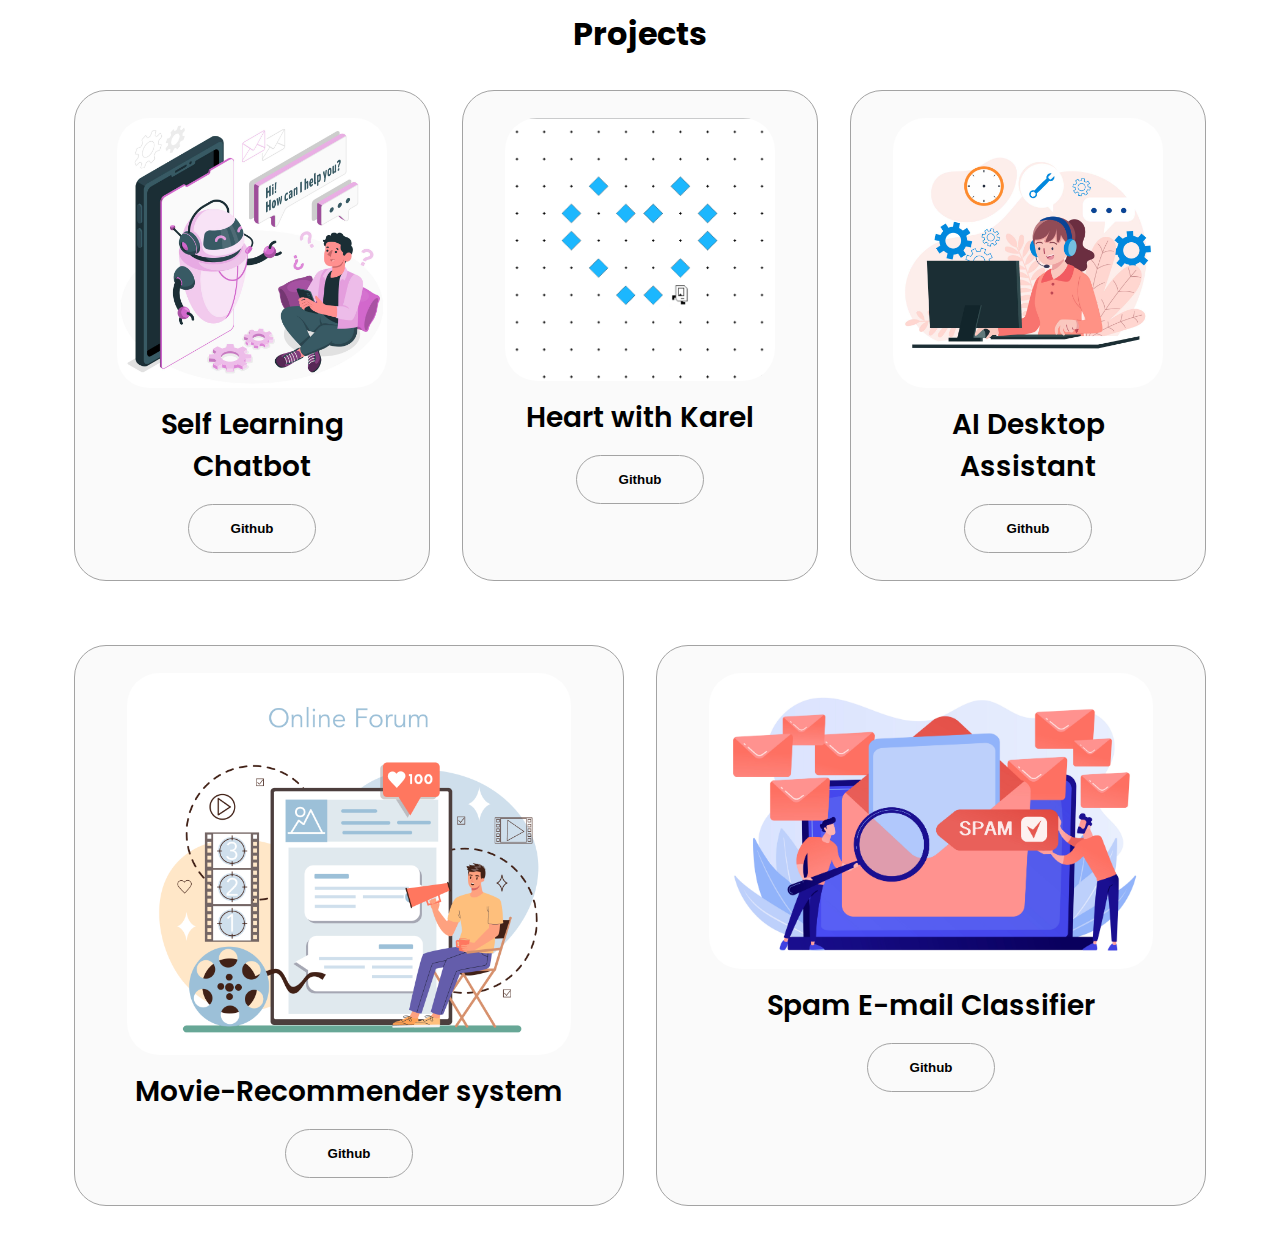
<file: projects.html>
<!DOCTYPE html>
<html lang="en">
<head>
    <meta charset="UTF-8">
    <meta name="viewport" content="width=device-width, initial-scale=1.0">
    <title>Projects</title>
    <link rel="stylesheet" href="style.css">
</head>
<body style="width: 90%;padding: 10px; margin: auto;">
    <h1 style="text-align: center;">Projects</h1>
    <div class="experience-details-container">
        <div class="about-containers">
            <div class="details-container color-container">
            <div class="article-container">
              <img
                src="./assets/p3.jpg"
                alt="Project 3"
                class="project-img"
              />
            </div>
            <h2 class="experience-sub-title project-title">Self Learning Chatbot</h2>
            <div class="btn-container">
              <button
                class="btn btn-color-2 project-btn"
                onclick="location.href='https://github.com/Vriddhi23/Self-learning-chatbot'"
              >
                Github
              </button>
            </div>
          </div>
          <div class="details-container color-container">
            <div class="article-container">
              <img
                src="./assets/p2.png"
                alt="Project 2"
                class="project-img"
              />
            </div>
            <h2 class="experience-sub-title project-title">Heart with Karel</h2>
            <div class="btn-container">
              <button
                class="btn btn-color-2 project-btn"
                onclick="location.href='https://github.com/Vriddhi23/Heart-with-Karel'"
              >
                Github
              </button>
            </div>
          </div>
          <div class="details-container color-container">
            <div class="article-container">
              <img
                src="./assets/p1.jpg"
                alt="Project 1"
                class="project-img"
              />
            </div>
            <h2 class="experience-sub-title project-title">AI Desktop
              Assistant
            </h2>
            <div class="btn-container">
              <button 
                class="btn btn-color-2 project-btn"
                onclick="location.href='https://github.com/Vriddhi23/AI-assistant'"
              >
                Github
              </button>
            </div>
          </div>
        </div>
      </div>

      <div class="experience-details-container">
        <div class="about-containers">
            <div class="details-container color-container">
            <div class="article-container">
              <img
                src="./assets/p4.jpg"
                alt="Project 3"
                class="project-img"
              />
            </div>
            <h2 class="experience-sub-title project-title">Movie-Recommender system</h2>
            <div class="btn-container">
              <button
                class="btn btn-color-2 project-btn"
                onclick="location.href='https://github.com/Vriddhi23/movie-recommending-system'"
              >
                Github
              </button>
            </div>
          </div>
          <div class="details-container color-container">
            <div class="article-container">
              <img
                src="./assets/p5.jpg"
                alt="Project 2"
                class="project-img"
              />
            </div>
            <h2 class="experience-sub-title project-title">Spam E-mail Classifier</h2>
            <div class="btn-container">
              <button
                class="btn btn-color-2 project-btn"
                onclick="location.href='https://github.com/Vriddhi23/spam-mail-classifier'"
              >
                Github
              </button>
            </div>
          </div>
        </div>
      </div>
</body>
</html>
</file>
<file: style.css>
/* GENERAL */

@import url("https://fonts.googleapis.com/css2?family=Poppins:wght@300;400;500;600&display=swap");
*{
  box-sizing: border-box;
  margin: 0;
  padding: 0;
  
}
h2{
  font-weight: 500;
  font-size: 20px;
  color: #edf0f1;
  text-decoration: none;
}
li,a{
  font-weight: 500;
  font-size: 20px;
  text-decoration: none;
}
header{
  display: flex;
  justify-content: space-between;
  align-items: center;
  padding: 3px 7%;
  background-color: #24252A;
}
.nav_links a{
  color: white;
}
.nav_links li{
  display: inline-block;
  padding: 0px 20px;
}
.nav_links li a{
  transition: all 0.3s ease 0s;
}
.nav_links li a:hover{
  color: #e7c1c1;
}
body {
  font-family: "Poppins", sans-serif;
}

html {
  scroll-behavior: smooth;
}

p {
  color: rgb(0, 0, 0);
}

/* TRANSITION */

a,
.btn {
  transition: all 300ms ease;
}

/* DESKTOP NAV */

nav,
.nav-links {
  display: flex;
}

nav {
  justify-content: space-around;
  align-items: center;
  height: 17vh;
}

.nav-links {
  gap: 2rem;
  list-style: none;
  font-size: 1.5rem;
}

a {
  color: black;
  text-decoration: none;
  text-decoration-color: white;
}

a:hover {
  color: grey;
  text-decoration: underline;
  text-underline-offset: 1rem;
  text-decoration-color: rgb(181, 181, 181);
}

.logo {
  font-size: 2rem;
}

.logo:hover {
  cursor: default;
}
/* SECTIONS */

section {
  padding-top: 4vh;
  height: 96vh;
  margin: 0 10rem;
  box-sizing: border-box;
  min-height: fit-content;
}

.section-container {
  display: flex;
}

/* PROFILE SECTION */
#about .details-container:hover{
  color: white;
  background-color: black;
}

#profile {
  display: flex;
  justify-content: center;
  gap: 5rem;
  height: 80vh;
}

.section__pic-container {
  display: flex;
  height: 400px;
  width: 400px;
  margin: auto 0;
}

.section__text {
  align-self: center;
  text-align: center;
}

.section__text p {
  font-weight: 600;
}

.section__text__p1 {
  text-align: center;
}

.section__text__p2 {
  font-size: 1.75rem;
  margin-bottom: 1rem;
}

.title {
  font-size: 3rem;
  text-align: center;
}

#socials-container {
  display: flex;
  justify-content: center;
  margin-top: 1rem;
  gap: 1rem;
}

/* ICONS */

.icon {
  cursor: pointer;
  height: 2rem;
}

/* BUTTONS */

.btn-container {
  display: flex;
  justify-content: center;
  gap: 1rem;
}

.btn {
  font-weight: 600;
  transition: all 300ms ease;
  padding: 1rem;
  width: 8rem;
  border-radius: 2rem;
}

.btn-color-1,
.btn-color-2 {
  border: rgb(53, 53, 53) 0.1rem solid;
}

.btn-color-1:hover,
.btn-color-2:hover {
  cursor: pointer;
}

.btn-color-1,
.btn-color-2:hover {
  background: rgb(53, 53, 53);
  color: white;
}

.btn-color-1:hover {
  background: rgb(0, 0, 0);
}

.btn-color-2 {
  background: none;
}

.btn-color-2:hover {
  border: rgb(255, 255, 255) 0.1rem solid;
}

.btn-container {
  gap: 1rem;
}

/* ABOUT SECTION */

#about {
  position: relative;
}

.about-containers {
  gap: 2rem;
  margin-bottom: 2rem;
  margin-top: 2rem;
}

.about-details-container {
  justify-content: center;
  flex-direction: column;
}

.about-containers,
.about-details-container {
  display: flex;
}

.about-pic {
  border-radius: 2rem;
}

.arrow {
  position: absolute;
  right: -5rem;
  bottom: 2.5rem;
}

.details-container {
  padding: 1.7rem;
  flex: 1;
  background: white;
  border-radius: 2rem;
  border: rgb(53, 53, 53) 0.1rem solid;
  border-color: rgb(163, 163, 163);
  text-align: center;
}

.section-container {
  gap: 4rem;
  height: 80%;
}

.section__pic-container {
  height: 400px;
  width: 400px;
  margin: auto 0;
}

/* EXPERIENCE SECTION */

#experience {
  position: relative;
}

.experience-sub-title {
  color: rgb(85, 85, 85);
  font-weight: 600;
  font-size: 1.75rem;
  margin-bottom: 2rem;
}

.experience-details-container {
  display: flex;
  justify-content: center;
  flex-direction: column;
}
.article-container {
  display: flex;
  text-align: initial;
  flex-wrap: wrap;
  flex-direction:row;
  gap: 2.5rem;
  justify-content: space-around;
}

article {
  display: flex;
  width: 10rem;
  gap: 0.5rem;
}

article .icon {
  cursor: default;
}

/* PROJECTS SECTION */

#projects {
  position: relative;
}

.color-container {
  border-color: rgb(163, 163, 163);
  background: rgb(250, 250, 250);
}

.project-img {
  border-radius: 2rem;
  width: 90%;
  height: 90%;
  transition: transform 0.3s ease-in-out;
}
.project-img:hover {
  transform: scale(1.1);
}

.project-title {
  margin: 1rem;
  color: black;
}

.project-btn {
  color: black;
  border-color: rgb(163, 163, 163);
}

/* CONTACT */

#contact {
  display: flex;
  justify-content: center;
  flex-direction: column;
  height: 70vh;
}

.contact-info-upper-container {
  display: flex;
  justify-content: center;
  border-radius: 2rem;
  border: rgb(53, 53, 53) 0.1rem solid;
  border-color: rgb(163, 163, 163);
  background: (250, 250, 250);
  margin: 2rem auto;
  padding: 0.5rem;
}

.contact-info-container {
  display: flex;
  align-items: center;
  justify-content: center;
  gap: 0.5rem;
  margin: 1rem;
}

.contact-info-container p {
  font-size: larger;
}

.contact-icon {
  cursor: default;
}

.email-icon {
  height: 2.5rem;
}

/* FOOTER SECTION */

footer {
  height: 26vh;
  margin: 0 1rem;
}

footer p {
  text-align: center;
}
</file>
